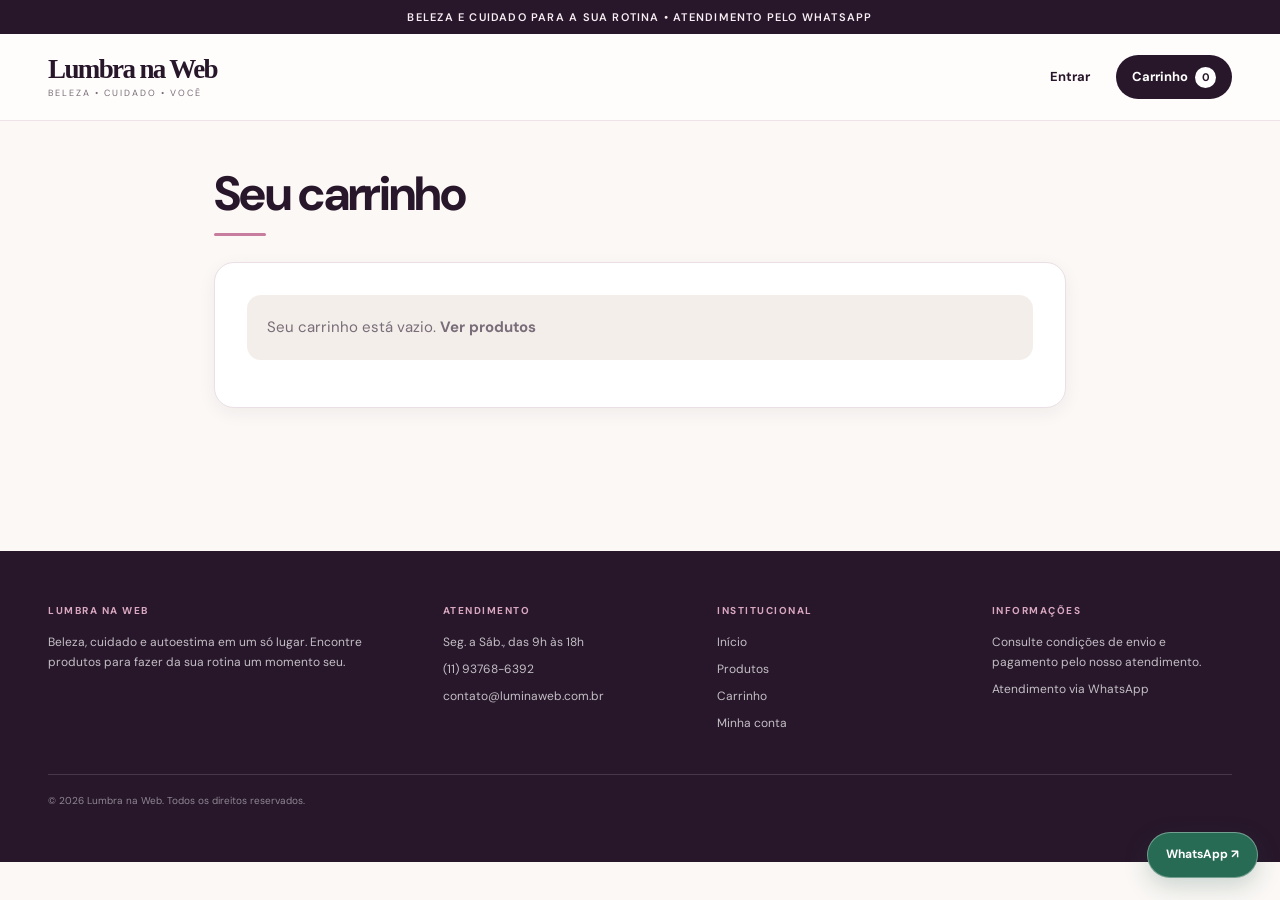
<file: LUMBRA/carrinho.html>
<!DOCTYPE html>
<html lang="pt-BR">
<head>
  <meta charset="utf-8">
  <meta name="viewport" content="width=device-width, initial-scale=1, viewport-fit=cover">
  <title>Carrinho – Lumbra na Web</title>
  <link rel="preconnect" href="https://fonts.googleapis.com">
  <link rel="preconnect" href="https://fonts.gstatic.com" crossorigin>
  <link href="https://fonts.googleapis.com/css2?family=DM+Sans:wght@400;500;600;700;800&display=swap" rel="stylesheet">
  <link rel="stylesheet" href="css/variaveis.css">
  <link rel="stylesheet" href="css/base.css">
  <link rel="stylesheet" href="css/componentes.css">
  <link rel="stylesheet" href="css/paginas.css">
  <link rel="stylesheet" href="css/responsivo.css">
</head>
<body data-pagina="carrinho">
  <header class="top" id="cabecalho"></header>

  <main class="pagina">
    <h1>Seu carrinho</h1>

    <section class="caixa" id="lista"></section>

    <section class="caixa" id="resumo" hidden>
      <p>Total de itens: <strong id="total-itens">0</strong></p>
      <p class="nota">
        Valores e frete são calculados ao finalizar a compra. Informe seu CEP no atendimento.
      </p>
      <a class="big" id="finalizar" href="#">Finalizar pelo WhatsApp</a>
      <div class="acoes">
        <button class="secundario" type="button" id="limpar">Esvaziar carrinho</button>
        <a class="secundario" href="index.html#produtos">Continuar comprando</a>
      </div>
    </section>
  </main>

  <footer class="rodape" id="rodape"></footer>

  <script src="js/dados.js"></script>
  <script src="js/usuario.js"></script>
  <script src="js/carrinho.js"></script>
  <script src="js/layout.js"></script>
  <script src="js/pagina-carrinho.js"></script>
</body>
</html>
</file>
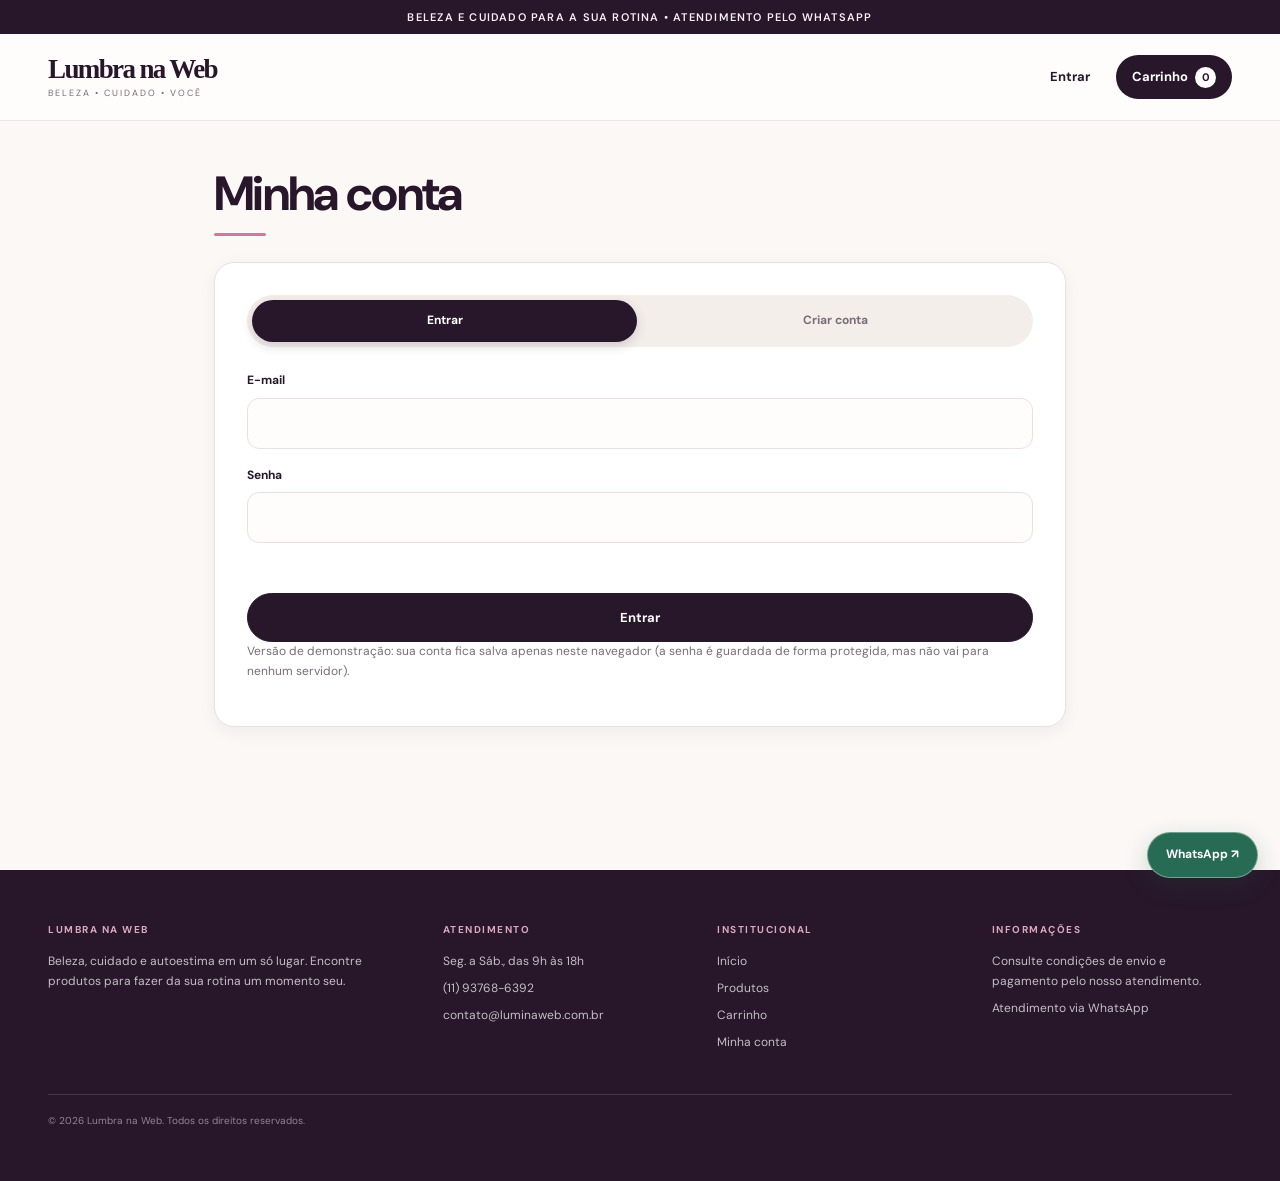
<file: LUMBRA/login.html>
<!DOCTYPE html>
<html lang="pt-BR">
<head>
  <meta charset="utf-8">
  <meta name="viewport" content="width=device-width, initial-scale=1, viewport-fit=cover">
  <title>Entrar – Lumbra na Web</title>
  <link rel="preconnect" href="https://fonts.googleapis.com">
  <link rel="preconnect" href="https://fonts.gstatic.com" crossorigin>
  <link href="https://fonts.googleapis.com/css2?family=DM+Sans:wght@400;500;600;700;800&display=swap" rel="stylesheet">
  <link rel="stylesheet" href="css/variaveis.css">
  <link rel="stylesheet" href="css/base.css">
  <link rel="stylesheet" href="css/componentes.css">
  <link rel="stylesheet" href="css/paginas.css">
  <link rel="stylesheet" href="css/responsivo.css">
</head>
<body data-pagina="login">
  <header class="top" id="cabecalho"></header>

  <main class="pagina">
    <h1>Minha conta</h1>

    <section class="caixa">
      <div class="abas" role="tablist">
        <button type="button" role="tab" id="aba-entrar" aria-selected="true">Entrar</button>
        <button type="button" role="tab" id="aba-criar" aria-selected="false">Criar conta</button>
      </div>

      <form id="form-entrar" novalidate>
        <div class="campo">
          <label for="entrar-email">E-mail</label>
          <input id="entrar-email" name="email" type="email" autocomplete="email">
        </div>
        <div class="campo">
          <label for="entrar-senha">Senha</label>
          <input id="entrar-senha" name="senha" type="password" autocomplete="current-password">
        </div>
        <p class="erro" id="erro-entrar" role="alert"></p>
        <button class="big" type="submit">Entrar</button>
      </form>

      <form id="form-criar" novalidate hidden>
        <div class="campo">
          <label for="criar-nome">Nome</label>
          <input id="criar-nome" name="nome" type="text" autocomplete="name">
        </div>
        <div class="campo">
          <label for="criar-email">E-mail</label>
          <input id="criar-email" name="email" type="email" autocomplete="email">
        </div>
        <div class="campo">
          <label for="criar-senha">Senha (mínimo de 8 caracteres)</label>
          <input id="criar-senha" name="senha" type="password" autocomplete="new-password">
        </div>
        <p class="erro" id="erro-criar" role="alert"></p>
        <button class="big" type="submit">Criar conta</button>
      </form>

      <p class="nota">
        Versão de demonstração: sua conta fica salva apenas neste navegador (a senha é guardada de forma protegida, mas não vai para nenhum servidor).
      </p>
    </section>
  </main>

  <footer class="rodape" id="rodape"></footer>

  <script src="js/dados.js"></script>
  <script src="js/usuario.js"></script>
  <script src="js/carrinho.js"></script>
  <script src="js/layout.js"></script>
  <script src="js/pagina-login.js"></script>
</body>
</html>
</file>
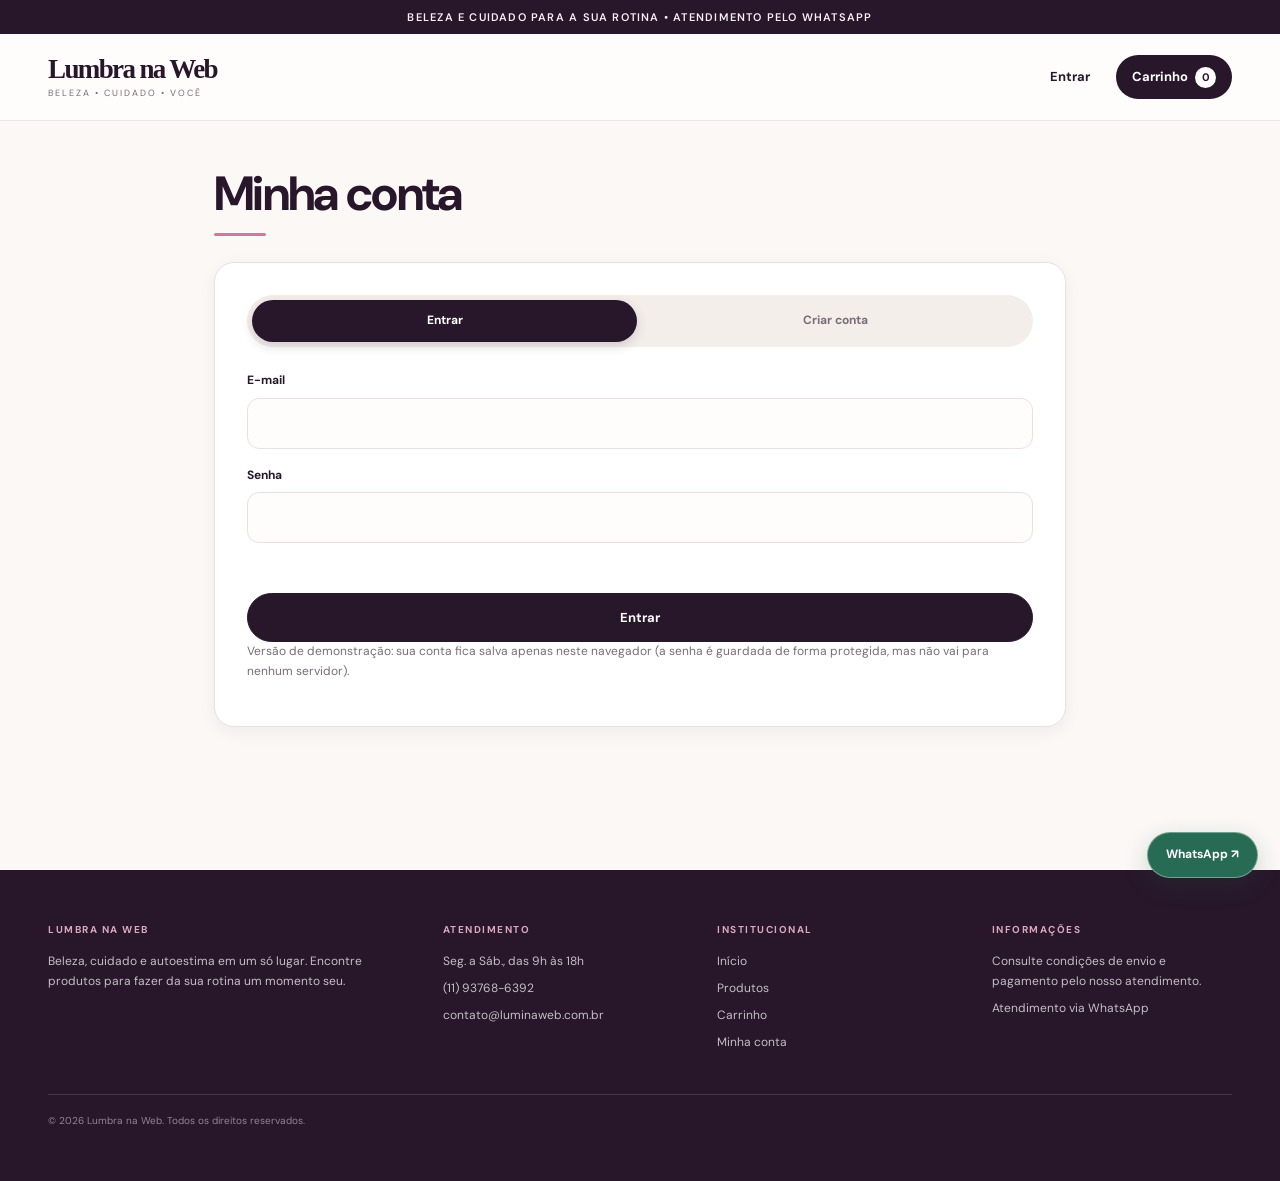
<file: LUMBRA/perfil.html>
<!DOCTYPE html>
<html lang="pt-BR">
<head>
  <meta charset="utf-8">
  <meta name="viewport" content="width=device-width, initial-scale=1, viewport-fit=cover">
  <title>Meu perfil – Lumbra na Web</title>
  <link rel="preconnect" href="https://fonts.googleapis.com">
  <link rel="preconnect" href="https://fonts.gstatic.com" crossorigin>
  <link href="https://fonts.googleapis.com/css2?family=DM+Sans:wght@400;500;600;700;800&display=swap" rel="stylesheet">
  <link rel="stylesheet" href="css/variaveis.css">
  <link rel="stylesheet" href="css/base.css">
  <link rel="stylesheet" href="css/componentes.css">
  <link rel="stylesheet" href="css/paginas.css">
  <link rel="stylesheet" href="css/responsivo.css">
</head>
<body data-pagina="perfil">
  <header class="top" id="cabecalho"></header>

  <main class="pagina">
    <h1>Meu perfil</h1>

    <section class="caixa">
      <h2>Meus dados</h2>
      <form id="form-perfil" novalidate>
        <div class="campo">
          <label for="perfil-nome">Nome</label>
          <input id="perfil-nome" name="nome" type="text" autocomplete="name">
        </div>
        <div class="campo">
          <label for="perfil-email">E-mail</label>
          <input id="perfil-email" name="email" type="email" autocomplete="email">
        </div>
        <p class="erro" id="erro-perfil" role="alert"></p>
        <div class="acoes">
          <button class="big" type="submit">Salvar alterações</button>
          <button class="secundario" type="button" id="sair">Sair da conta</button>
        </div>
        <p class="ok" id="ok-perfil" role="status"></p>
      </form>
    </section>

    <section class="caixa">
      <h2>Meus pedidos</h2>
      <p class="vazio">Você ainda não fez nenhum pedido.</p>
    </section>
  </main>

  <footer class="rodape" id="rodape"></footer>

  <script src="js/dados.js"></script>
  <script src="js/usuario.js"></script>
  <script src="js/carrinho.js"></script>
  <script src="js/layout.js"></script>
  <script src="js/pagina-perfil.js"></script>
</body>
</html>
</file>
<file: LUMBRA/css/variaveis.css>
/* Identidade visual Lumbra: ameixa, blush e tons quentes. */
:root {
  --bg: #fbf8f6;
  --surface: #ffffff;
  --surface-soft: #f4eeeb;
  --page-ink: #29212a;
  --muted: #786d78;
  --bar: #28172b;
  --bar-soft: #39243d;
  --accent: #c77d9d;
  --accent-strong: #a9577d;
  --accent-soft: #f4e3eb;
  --gold: #c7a46b;
  --card: #ffffff;
  --card-ink: #29212a;
  --borda: #eadfe5;
  --painel: #fffdfc;
  --painel-ink: #29212a;
  --btn: #39243d;
  --btn-ink: #ffffff;
  --tag: #f1e2e9;
  --ph: #f1e9ed;
  --campo: #fffdfc;
  --erro: #a8324d;
  --success: #28745b;
  --raio: 22px;
  --raio-sm: 14px;
  --sombra: 0 18px 45px rgba(48, 27, 48, .10);
  --sombra-leve: 0 5px 18px rgba(48, 27, 48, .06);
  --transicao: .22s cubic-bezier(.2,.75,.25,1);
  color-scheme: light;
}
</file>
<file: LUMBRA/css/base.css>
*,
*::before,
*::after {
  box-sizing: border-box;
}

[hidden] {
  display: none !important;
}

html {
  scroll-behavior: smooth;
  scroll-padding-top: 150px; /* espaço do cabeçalho fixo ao pular para uma seção */
}

body {
  margin: 0;
  padding-top: env(safe-area-inset-top, 0px);
  background: var(--bg);
  color: var(--page-ink);
  font: 400 15px/1.65 "DM Sans", system-ui, sans-serif;
  -webkit-font-smoothing: antialiased;
}

a {
  color: inherit;
  text-decoration: none;
}

button {
  color: inherit;
}

button,
input {
  font: inherit;
}

button,
a {
  -webkit-tap-highlight-color: transparent;
}

h1,
h2,
h3,
h4,
p {
  margin-top: 0;
}

h1,
h2,
h3 {
  font-family: "DM Sans", system-ui, sans-serif;
  letter-spacing: -.035em;
}

h1 {
  margin-bottom: 16px;
  font-size: clamp(2.35rem, 5vw, 4.4rem);
  font-weight: 700;
  line-height: 1.04;
}

h2 {
  margin-bottom: 0;
  font-size: clamp(1.55rem, 3vw, 2.1rem);
  font-weight: 700;
  line-height: 1.2;
}

h3 {
  line-height: 1.3;
}

:focus-visible {
  outline: 3px solid var(--accent);
  outline-offset: 3px;
}

.top :focus-visible,
.rodape :focus-visible,
.tabs :focus-visible {
  outline-color: #fff;
}

@media (prefers-reduced-motion: reduce) {
  *,
  *::before,
  *::after {
    animation-duration: .01ms !important;
    scroll-behavior: auto !important;
    transition-duration: .01ms !important;
  }
}

.conteudo {
  width: min(1240px, 100%);
  margin: 0 auto;
  padding: 34px 28px 72px;
}

.vazio {
  padding: 20px;
  border-radius: var(--raio-sm);
  background: var(--surface-soft);
  color: var(--muted);
}
</file>
<file: LUMBRA/css/componentes.css>
.aviso {
  padding: 8px 18px;
  background: var(--bar);
  color: #f8edf2;
  text-align: center;
  font-size: 11px;
  font-weight: 600;
  letter-spacing: .11em;
  text-transform: uppercase;
}
.top {
  position: sticky;
  top: 0;
  z-index: 30;
  background: rgba(255,253,252,.96);
  border-bottom: 1px solid rgba(234,223,229,.85);
  backdrop-filter: blur(16px);
}
.top-inner {
  width: min(1240px, 100%);
  min-height: 86px;
  margin: auto;
  padding: 14px 28px;
  display: flex;
  align-items: center;
  gap: 28px;
}
.logo {
  display: inline-flex;
  flex-direction: column;
  flex: 0 0 auto;
  color: var(--bar);
  line-height: 1;
}
.logo strong {
  font-family: Georgia, serif;
  font-size: 27px;
  font-weight: 700;
  letter-spacing: -.06em;
}
.logo span {
  margin-top: 6px;
  color: var(--muted);
  font-size: 9px;
  letter-spacing: .22em;
  text-transform: uppercase;
}
.busca-wrap {
  position: relative;
  flex: 1;
  max-width: 490px;
  margin-left: auto;
}
.busca-icone {
  position: absolute;
  left: 17px;
  top: 50%;
  transform: translateY(-50%);
  color: #8e7e89;
  font-size: 20px;
  pointer-events: none;
}
.search {
  width: 100%;
  min-width: 0;
  padding: 12px 18px 12px 46px;
  border: 1px solid var(--borda);
  border-radius: 999px;
  background: #f8f3f5;
  color: var(--page-ink);
  outline: none;
  transition: border-color var(--transicao), background var(--transicao), box-shadow var(--transicao);
}
.search::placeholder {
  color: #9a8e98;
}
.search:focus {
  border-color: var(--accent);
  background: #fff;
  box-shadow: 0 0 0 4px rgba(199,125,157,.12);
}
.top-acoes {
  display: flex;
  align-items: center;
  gap: 10px;
  margin-left: auto;
}
.link-topo {
  display: inline-flex;
  align-items: center;
  justify-content: center;
  gap: 7px;
  min-height: 42px;
  padding: 10px 15px;
  border: 1px solid transparent;
  border-radius: 999px;
  color: var(--bar);
  font-size: 13px;
  font-weight: 700;
  transition: background var(--transicao), color var(--transicao), border-color var(--transicao), transform var(--transicao);
}
.link-topo:hover {
  background: var(--accent-soft);
  color: var(--accent-strong);
}
.link-topo:active {
  transform: scale(.97);
}
.link-Carrinho {
  background: var(--bar);
  color: #fff;
}
.link-Carrinho:hover {
  background: var(--accent-strong);
  color: #fff;
}
.contador-Carrinho {
  display: inline-grid;
  min-width: 21px;
  height: 21px;
  place-items: center;
  padding: 0 5px;
  border-radius: 99px;
  background: #fff;
  color: var(--bar);
  font-size: 11px;
}
.menu {
  position: relative;
  width: min(1240px, 100%);
  margin: auto;
  padding: 0 28px 13px;
}
.pills {
  display: flex;
  gap: 5px;
  width: 100%;
  overflow-x: auto;
  scrollbar-width: none;
}
.pills::-webkit-scrollbar {
  display: none;
}
.pills button {
  position: relative;
  flex: none;
  padding: 8px 14px;
  border: 0;
  border-radius: 999px;
  background: transparent;
  color: #6d606b;
  font-size: 12px;
  font-weight: 700;
  cursor: pointer;
  transition: background var(--transicao), color var(--transicao), transform var(--transicao);
}
.pills button::after {
  content: "";
  display: inline-block;
  width: 6px;
  height: 6px;
  margin: 0 0 2px 8px;
  border-right: 1.5px solid currentColor;
  border-bottom: 1.5px solid currentColor;
  transform: rotate(45deg);
  transition: transform var(--transicao);
}
.pills button:hover, .pills button.aberta {
  background: var(--accent-soft);
  color: var(--accent-strong);
}
.pills button:active {
  transform: scale(.97);
}
.pills button.aberta::after {
  transform: rotate(225deg);
}
.painel {
  position: absolute;
  top: calc(100% + 8px);
  left: 28px;
  z-index: 35;
  width: 320px;
  max-height: 70vh;
  padding: 20px;
  overflow: auto;
  background: var(--painel);
  color: var(--painel-ink);
  border: 1px solid var(--borda);
  border-radius: 18px;
  box-shadow: var(--sombra);
}
.painel h3 {
  margin: 0 0 15px;
  padding-bottom: 12px;
  border-bottom: 1px solid var(--borda);
  font-size: 17px;
}
.painel h4 {
  margin: 18px 0 8px;
  color: var(--muted);
  font-size: 10px;
  letter-spacing: .13em;
  text-transform: uppercase;
}
.painel .lista {
  display: flex;
  flex-direction: column;
  gap: 3px;
}
.painel .lista button {
  padding: 9px 11px;
  border: 0;
  border-radius: 10px;
  background: transparent;
  color: inherit;
  text-align: left;
  font-size: 13px;
  cursor: pointer;
  transition: background var(--transicao), color var(--transicao);
}
.painel .lista button:hover {
  background: var(--accent-soft);
  color: var(--accent-strong);
}
.painel .chips {
  display: flex;
  flex-wrap: wrap;
  gap: 6px;
}
.painel .chips button {
  padding: 7px 10px;
  border: 1px solid var(--borda);
  border-radius: 99px;
  background: #fff;
  color: var(--page-ink);
  font-size: 11px;
  cursor: pointer;
  transition: all var(--transicao);
}
.painel .chips button:hover {
  border-color: var(--accent);
  background: var(--accent-soft);
  color: var(--accent-strong);
}
.big {
  display: inline-flex;
  align-items: center;
  justify-content: center;
  gap: 9px;
  width: auto;
  min-height: 48px;
  margin-top: 8px;
  padding: 13px 23px;
  border: 1px solid var(--bar);
  border-radius: 999px;
  background: var(--bar);
  color: #fff;
  font-size: 13px;
  font-weight: 700;
  letter-spacing: .01em;
  text-align: center;
  cursor: pointer;
  transition: background var(--transicao), border-color var(--transicao), color var(--transicao), transform var(--transicao), box-shadow var(--transicao);
}
.big:hover {
  border-color: var(--accent-strong);
  background: var(--accent-strong);
  box-shadow: 0 8px 20px rgba(169,87,125,.2);
}
.big:active {
  transform: translateY(1px) scale(.985);
  box-shadow: none;
}
.big:disabled {
  opacity: .5;
  cursor: not-allowed;
}
.secundario {
  display: inline-flex;
  align-items: center;
  justify-content: center;
  min-height: 40px;
  padding: 9px 15px;
  border: 1px solid var(--borda);
  border-radius: 999px;
  background: #fff;
  color: var(--bar);
  font-size: 12px;
  font-weight: 700;
  cursor: pointer;
  transition: all var(--transicao);
}
.secundario:hover {
  border-color: var(--accent);
  background: var(--accent-soft);
  color: var(--accent-strong);
}
.secundario:active {
  transform: scale(.97);
}
.hero {
  position: relative;
  display: grid;
  grid-template-columns: 1.08fr .92fr;
  align-items: center;
  min-height: 440px;
  overflow: hidden;
  padding: clamp(30px, 6vw, 72px);
  border: 1px solid #efdee6;
  border-radius: 30px;
  background: linear-gradient(115deg, #f7e9ee 0%, #f8eeeb 55%, #ead7df 100%);
  box-shadow: var(--sombra-leve);
}
.hero-copy {
  position: relative;
  z-index: 2;
  max-width: 580px;
}
.etiqueta {
  display: inline-flex;
  align-items: center;
  gap: 8px;
  margin-bottom: 20px;
  padding: 7px 12px;
  border: 1px solid rgba(169,87,125,.18);
  border-radius: 99px;
  background: rgba(255,255,255,.58);
  color: var(--accent-strong);
  font-size: 10px;
  font-weight: 800;
  letter-spacing: .13em;
  text-transform: uppercase;
}
.etiqueta::before {
  content: "";
  width: 6px;
  height: 6px;
  border-radius: 50%;
  background: var(--accent-strong);
}
.hero h1 {
  max-width: 11ch;
  margin: 0 0 18px;
  color: var(--bar);
}
.hero h1 em {
  color: var(--accent-strong);
  font-family: Georgia, serif;
  font-weight: 500;
}
.hero p {
  max-width: 48ch;
  margin: 0 0 22px;
  color: #6e606a;
  font-size: 15px;
}
.hero-acoes {
  display: flex;
  flex-wrap: wrap;
  align-items: center;
  gap: 15px;
}
.hero .big {
  min-width: 175px;
}
.hero-link {
  color: var(--bar);
  font-size: 12px;
  font-weight: 700;
  text-decoration: underline;
  text-decoration-color: #cda8b8;
  text-underline-offset: 4px;
}
.hero-visual {
  position: relative;
  min-height: 310px;
  display: grid;
  place-items: center;
}
.hero-orbita {
  position: absolute;
  width: min(34vw, 370px);
  aspect-ratio: 1;
  border: 1px solid rgba(169,87,125,.22);
  border-radius: 50%;
}
.hero-orbita::before, .hero-orbita::after {
  content: "";
  position: absolute;
  border: 1px solid rgba(169,87,125,.18);
  border-radius: 50%;
}
.hero-orbita::before {
  inset: 10%;
}
.hero-orbita::after {
  inset: 22%;
}
.hero-frascos {
  position: relative;
  z-index: 1;
  display: flex;
  align-items: end;
  gap: 13px;
  transform: rotate(-7deg);
}
.frasco {
  position: relative;
  display: block;
  width: 76px;
  height: 178px;
  border: 1px solid rgba(83,48,68,.16);
  border-radius: 17px 17px 12px 12px;
  background: linear-gradient(110deg, #fff9f6, #d8b6c4 65%, #c38da4);
  box-shadow: 13px 20px 28px rgba(79,43,65,.14);
}
.frasco::before {
  content: "";
  position: absolute;
  top: -17px;
  left: 25px;
  width: 26px;
  height: 18px;
  border-radius: 5px 5px 2px 2px;
  background: #9c7185;
}
.frasco::after {
  content: "LUMBRA";
  position: absolute;
  top: 45%;
  left: 0;
  width: 100%;
  color: #68485a;
  font-family: Georgia,serif;
  font-size: 13px;
  letter-spacing: .12em;
  text-align: center;
}
.frasco:nth-child(2) {
  width: 94px;
  height: 220px;
  background: linear-gradient(110deg, #fefcf6, #d9c8a8 65%, #b69b70);
}
.frasco:nth-child(2)::before {
  top: -22px;
  left: 32px;
  width: 30px;
  height: 23px;
  background: #b69b70;
}
.frasco:nth-child(2)::after {
  top: 48%;
  color: #6f6048;
}
.frasco:nth-child(3) {
  width: 66px;
  height: 145px;
  background: linear-gradient(110deg, #fff7f3, #c9a5b9 65%, #a97a97);
}
.frasco:nth-child(3)::before {
  top: -13px;
  left: 22px;
  width: 22px;
  height: 14px;
}
.frasco:nth-child(3)::after {
  top: 44%;
  font-size: 11px;
}
.hero-selo {
  position: absolute;
  right: 4%;
  bottom: 7%;
  z-index: 2;
  display: grid;
  width: 94px;
  aspect-ratio: 1;
  place-items: center;
  border: 1px solid rgba(255,255,255,.7);
  border-radius: 50%;
  background: var(--bar);
  color: #fff;
  font-family: Georgia,serif;
  font-size: 13px;
  line-height: 1.25;
  text-align: center;
  transform: rotate(9deg);
  box-shadow: var(--sombra);
}
.beneficios {
  display: grid;
  grid-template-columns: repeat(4,1fr);
  gap: 0;
  margin: 24px 0 0;
  padding: 18px 0;
  border-top: 1px solid var(--borda);
  border-bottom: 1px solid var(--borda);
  list-style: none;
}
.beneficios li {
  display: flex;
  align-items: center;
  gap: 12px;
  padding: 5px 18px;
  border-right: 1px solid var(--borda);
}
.beneficios li:last-child {
  border: 0;
}
.beneficio-icone {
  display: grid;
  flex: 0 0 38px;
  width: 38px;
  height: 38px;
  place-items: center;
  border-radius: 50%;
  background: var(--accent-soft);
  color: var(--accent-strong);
  font-size: 17px;
}
.beneficios strong {
  display: block;
  color: var(--bar);
  font-size: 11px;
}
.beneficios span {
  display: block;
  color: var(--muted);
  font-size: 10px;
  line-height: 1.4;
}
.secao {
  margin-top: 66px;
}
.secao-topo {
  display: flex;
  flex-wrap: wrap;
  align-items: end;
  justify-content: space-between;
  gap: 12px;
  margin-bottom: 22px;
}
.secao-kicker {
  display: block;
  margin-bottom: 7px;
  color: var(--accent-strong);
  font-size: 10px;
  font-weight: 800;
  letter-spacing: .16em;
  text-transform: uppercase;
}
.secao-topo p {
  margin: 0;
  color: var(--muted);
  font-size: 12px;
}
.marcas-destaque {
  display: grid;
  grid-template-columns: repeat(5,1fr);
  gap: 12px;
}
.marcas-destaque button {
  display: flex;
  flex-direction: column;
  align-items: center;
  justify-content: center;
  gap: 8px;
  min-height: 124px;
  padding: 20px 14px;
  border: 1px solid var(--borda);
  border-radius: 18px;
  background: #fff;
  color: #5d4b59;
  font-family: Georgia,serif;
  font-size: 22px;
  font-weight: 700;
  line-height: 1.15;
  text-align: center;
  cursor: pointer;
  transition: border-color var(--transicao), background var(--transicao), color var(--transicao), transform var(--transicao), box-shadow var(--transicao);
}
.marcas-destaque button::after {
  content: "Ver produtos \2192";
  color: var(--muted);
  font-family: "DM Sans", system-ui, sans-serif;
  font-size: 10px;
  font-weight: 700;
  letter-spacing: .08em;
  text-transform: uppercase;
}
.marcas-destaque button img {
  display: block;
  max-width: 82%;
  max-height: 52px;
  object-fit: contain;
}
.marcas-destaque button:hover {
  transform: translateY(-3px);
  border-color: #d8aabd;
  background: #fff9fb;
  color: var(--accent-strong);
  box-shadow: var(--sombra-leve);
}
.marcas-destaque button:active {
  transform: translateY(-1px) scale(.99);
}
.filtro {
  display: flex;
  align-items: center;
  gap: 10px;
  margin: 0 0 16px;
  color: var(--muted);
  font-size: 12px;
}
.grid {
  display: grid;
  grid-template-columns: repeat(auto-fill,minmax(220px,1fr));
  gap: 18px;
}
.prod {
  display: flex;
  flex-direction: column;
  min-width: 0;
  padding: 10px 10px 16px;
  overflow: hidden;
  border: 1px solid var(--borda);
  border-radius: 19px;
  background: #fff;
  transition: transform var(--transicao), box-shadow var(--transicao), border-color var(--transicao);
}
.prod:hover {
  transform: translateY(-5px);
  border-color: #dfc3d0;
  box-shadow: var(--sombra);
}
.prod small {
  margin: 15px 5px 4px;
  color: var(--accent-strong);
  font-size: 10px;
  font-weight: 800;
  letter-spacing: .12em;
  text-transform: uppercase;
}
.prod h3 {
  flex: 1;
  min-height: 43px;
  margin: 0 5px 13px;
  color: var(--bar);
  font-size: 14px;
  font-weight: 700;
  line-height: 1.45;
}
.prod .big {
  width: calc(100% - 10px);
  min-height: 42px;
  margin: auto 5px 0;
  padding: 10px 13px;
  font-size: 11px;
}
.produto-visual {
  position: relative;
  display: grid;
  min-height: 210px;
  overflow: hidden;
  place-items: center;
  border-radius: 13px;
  background: linear-gradient(145deg,#f8edf1,#ead9e2);
  isolation: isolate;
}
.produto-visual.com-imagem {
  background: #fff;
}
.produto-visual.com-imagem::before,
.produto-visual.com-imagem::after {
  display: none;
}
.produto-visual.com-imagem img {
  position: relative;
  z-index: 1;
  width: 100%;
  height: 210px;
  padding: 10px;
  object-fit: contain;
}
.produto-visual::before {
  content: "";
  position: absolute;
  width: 145px;
  height: 145px;
  border: 1px solid rgba(126,78,103,.13);
  border-radius: 50%;
  box-shadow: 0 0 0 18px rgba(255,255,255,.14),0 0 0 38px rgba(255,255,255,.12);
}
.produto-visual::after {
  content: "LUMBRA  /  BEAUTY";
  position: absolute;
  right: 12px;
  bottom: 10px;
  color: rgba(74,48,65,.48);
  font-size: 8px;
  font-weight: 800;
  letter-spacing: .15em;
}
.produto-embalagem {
  position: relative;
  z-index: 1;
  display: grid;
  width: 76px;
  height: 132px;
  place-items: center;
  border: 1px solid rgba(80,53,70,.12);
  border-radius: 13px 13px 10px 10px;
  background: linear-gradient(100deg,#fffdf9,#d7bdc9 72%,#b88da3);
  box-shadow: 13px 18px 25px rgba(65,38,56,.16);
  color: #765568;
  font-family: Georgia,serif;
  font-size: 12px;
  letter-spacing: .08em;
}
.produto-embalagem::before {
  content: "";
  position: absolute;
  top: -13px;
  width: 26px;
  height: 14px;
  border-radius: 5px 5px 1px 1px;
  background: #a77f94;
}
.produto-visual.cat-facial {
  background: linear-gradient(145deg,#f5eee5,#e4d2c1);
}
.produto-visual.cat-facial .produto-embalagem {
  width: 104px;
  height: 91px;
  border-radius: 14px;
  background: linear-gradient(110deg,#fffdf7,#d6c2a5);
  color: #76654d;
}
.produto-visual.cat-eletricos {
  background: linear-gradient(145deg,#eeeaf4,#d9cfe8);
}
.produto-visual.cat-eletricos .produto-embalagem {
  width: 54px;
  height: 150px;
  border-radius: 28px;
  background: linear-gradient(90deg,#faf8fc,#aaa0bd);
  color: #5e526f;
}
.produto-visual.cat-maquiagem {
  background: linear-gradient(145deg,#f8e9eb,#edcbd4);
}
.produto-visual.cat-maquiagem .produto-embalagem {
  width: 42px;
  height: 125px;
  border-radius: 7px;
  background: linear-gradient(90deg,#fff,#bd8299);
}
.produto-visual.cat-higiene {
  background: linear-gradient(145deg,#e9f0eb,#cbded2);
}
.produto-visual.cat-higiene .produto-embalagem {
  background: linear-gradient(90deg,#fff,#b6d0c1);
  color: #4e7863;
}
.produto-visual.cat-depilacao {
  background: linear-gradient(145deg,#f6eee7,#e9d9c9);
}
.produto-visual.cat-unha {
  background: linear-gradient(145deg,#f6e8ee,#e9c9d8);
}
.tag {
  position: absolute;
  top: 12px;
  left: 12px;
  z-index: 2;
  padding: 6px 10px;
  border: 1px solid rgba(255,255,255,.7);
  border-radius: 99px;
  background: rgba(255,255,255,.78);
  color: var(--accent-strong);
  font-size: 9px;
  font-weight: 800;
  letter-spacing: .06em;
  backdrop-filter: blur(8px);
}
.produto-visual .produto-embalagem[data-forma] {
  padding: 0 5px;
  font-size: 9px;
  font-weight: 700;
  line-height: 1.25;
  text-align: center;
  overflow-wrap: anywhere;
  color: #4f3646;
}
.produto-visual .produto-embalagem[data-forma="tubo"] {
  width: 76px;
  height: 126px;
  border-radius: 3px 3px 24px 24px;
  background: linear-gradient(rgba(60,30,50,.14), rgba(60,30,50,.14)) top / 100% 8px no-repeat, linear-gradient(100deg, #fffdf9, color-mix(in srgb, var(--cor, #b88da3) 50%, #fff) 68%, var(--cor, #b88da3));
}
.produto-visual .produto-embalagem[data-forma="tubo"]::before {
  top: auto;
  bottom: -15px;
  width: 30px;
  height: 16px;
  border-radius: 0 0 7px 7px;
  background: color-mix(in srgb, var(--cor, #b88da3) 55%, #3b2a3c);
}
.produto-visual .produto-embalagem[data-forma="pote"] {
  width: 104px;
  height: 66px;
  border-radius: 12px;
  background: linear-gradient(100deg, #fffdf9, color-mix(in srgb, var(--cor, #b88da3) 45%, #fff) 70%, var(--cor, #b88da3));
}
.produto-visual .produto-embalagem[data-forma="pote"]::before {
  top: -17px;
  width: 112px;
  height: 22px;
  border-radius: 9px 9px 4px 4px;
  background: linear-gradient(90deg, color-mix(in srgb, var(--cor, #b88da3) 75%, #fff), var(--cor, #b88da3) 55%, color-mix(in srgb, var(--cor, #b88da3) 75%, #000));
}
.produto-visual .produto-embalagem[data-forma="caixa"] {
  width: 118px;
  height: 82px;
  border-radius: 4px 4px 9px 9px;
  background: linear-gradient(100deg, color-mix(in srgb, var(--cor, #b88da3) 40%, #fff), var(--cor, #b88da3));
}
.produto-visual .produto-embalagem[data-forma="caixa"]::before {
  top: -17px;
  width: 128px;
  height: 20px;
  border-radius: 6px;
  background: linear-gradient(90deg, transparent calc(50% - 7px), rgba(255,255,255,.8) calc(50% - 7px) calc(50% + 7px), transparent calc(50% + 7px)), color-mix(in srgb, var(--cor, #b88da3) 82%, #000);
}
.produto-visual .produto-embalagem[data-forma="tintura"] {
  width: 76px;
  height: 122px;
  padding-top: 38px;
  border-radius: 5px;
  background: linear-gradient(var(--cor, #b88da3), var(--cor, #b88da3)) bottom / 100% 26% no-repeat, linear-gradient(100deg, #fffdf9, #efe6ea);
}
.produto-visual .produto-embalagem[data-forma="tintura"]::before {
  top: 12px;
  width: 30px;
  height: 30px;
  border: 3px solid #fff;
  border-radius: 50%;
  background: var(--cor, #b88da3);
  box-shadow: 0 0 0 1px rgba(80,53,70,.18);
}
.produto-visual .produto-embalagem[data-forma="modelador"] {
  width: 38px;
  height: 104px;
  border-radius: 19px 19px 8px 8px;
  rotate: 16deg;
  writing-mode: vertical-rl;
  letter-spacing: .1em;
  text-transform: uppercase;
  background: linear-gradient(90deg, color-mix(in srgb, var(--cor, #b88da3) 40%, #fff), var(--cor, #b88da3) 60%, color-mix(in srgb, var(--cor, #b88da3) 70%, #000));
}
.produto-visual .produto-embalagem[data-forma="modelador"]::before {
  top: calc(100% - 4px);
  left: 50%;
  width: 22px;
  height: 42px;
  margin-left: -11px;
  border-radius: 0 0 11px 11px;
  background: linear-gradient(90deg, #4a3550, #2b1c30);
  writing-mode: horizontal-tb;
}
.rodape {
  margin-top: 45px;
  padding: 52px max(28px,calc((100vw - 1184px)/2));
  background: var(--bar);
  color: #f9f0f4;
}
.rodape-colunas {
  display: grid;
  grid-template-columns: 1.5fr 1fr 1fr 1fr;
  gap: 34px;
  max-width: 1184px;
  margin: auto;
}
.rodape-colunas h4 {
  margin: 0 0 14px;
  color: #d9a8bf;
  font-size: 10px;
  letter-spacing: .15em;
  text-transform: uppercase;
}
.rodape-colunas p, .rodape-colunas a {
  display: block;
  margin: 7px 0;
  color: rgba(255,255,255,.72);
  font-size: 12px;
}
.rodape-colunas a:hover {
  color: #fff;
  text-decoration: underline;
  text-underline-offset: 4px;
}
.rodape-base {
  max-width: 1184px;
  margin: 34px auto 0;
  padding-top: 18px;
  border-top: 1px solid rgba(255,255,255,.14);
  color: rgba(255,255,255,.48);
  font-size: 10px;
}
.wa {
  position: fixed;
  right: 22px;
  bottom: 22px;
  z-index: 20;
  display: inline-flex;
  align-items: center;
  gap: 8px;
  padding: 12px 18px;
  border: 1px solid rgba(255,255,255,.35);
  border-radius: 99px;
  background: #286b55;
  color: #fff;
  font-size: 12px;
  font-weight: 700;
  box-shadow: 0 8px 24px rgba(30,80,62,.22);
  transition: transform var(--transicao), background var(--transicao);
}
.wa:hover {
  transform: translateY(-3px);
  background: #1e5945;
}
.wa:active {
  transform: scale(.97);
}
.tabs {
  display: none;
}
.item-carrinho .ph {
  display: flex;
  align-items: center;
  justify-content: center;
  height: 76px;
  min-height: 0;
  overflow: hidden;
}
.item-carrinho .ph::before, .item-carrinho .ph::after {
  display: none;
}
.item-carrinho .ph .produto-embalagem {
  transform: none;
  scale: .5;
  flex: none;
  font-size: 0;
}
@media (max-width: 680px) {
  .item-carrinho .ph {
    height: 58px;
  }
  .item-carrinho .ph .produto-embalagem {
    scale: .4;
  }
}

.produto-visual.com-imagem {
  background: #fff;
}
</file>
<file: LUMBRA/css/paginas.css>
.pagina {
    width: min(900px, 100%);
    margin: 0 auto;
    padding: 48px 24px 80px;
}

.pagina > h1 {
    margin-bottom: 26px;
    color: var(--bar);
    font-size: clamp(2rem, 4vw, 3rem);
}

.pagina > h1::after {
    content: "";
    display: block;
    width: 52px;
    height: 3px;
    margin-top: 14px;
    border-radius: 9px;
    background: var(--accent);
}

.caixa {
    margin-bottom: 18px;
    padding: clamp(20px, 4vw, 32px);
    border: 1px solid var(--borda);
    border-radius: 20px;
    background: var(--surface);
    box-shadow: var(--sombra-leve);
}

.caixa h2 {
    margin: 0 0 18px;
    color: var(--bar);
    font-size: 19px;
}

.nota {
    color: var(--muted);
    font-size: 12px;
}

/* Carrinho */
.item-carrinho {
    display: flex;
    align-items: center;
    gap: 16px;
    padding: 16px 0;
    border-bottom: 1px solid var(--borda);
}

.item-carrinho:last-child {
    border-bottom: 0;
}

.item-carrinho .ph {
    flex: none;
    width: 76px;
    min-height: 76px;
}

.item-info {
    flex: 1;
    min-width: 0;
}

.item-info small {
    display: block;
    margin-bottom: 3px;
    color: var(--accent-strong);
    font-size: 10px;
    font-weight: 800;
    letter-spacing: .1em;
    text-transform: uppercase;
}

.item-info strong {
    display: block;
    color: var(--bar);
    font-size: 13px;
    line-height: 1.35;
}

.quantidade {
    display: flex;
    align-items: center;
    gap: 9px;
    padding: 5px;
    border: 1px solid var(--borda);
    border-radius: 99px;
}

.quantidade button {
    display: grid;
    width: 29px;
    height: 29px;
    place-items: center;
    border: 0;
    border-radius: 50%;
    background: var(--accent-soft);
    color: var(--accent-strong);
    font-size: 17px;
    cursor: pointer;
    transition: background var(--transicao), color var(--transicao);
}

.quantidade button:hover {
    background: var(--accent-strong);
    color: #fff;
}

.quantidade span {
    min-width: 16px;
    color: var(--bar);
    font-size: 12px;
    font-weight: 700;
    text-align: center;
}

.acoes {
    display: flex;
    flex-wrap: wrap;
    align-items: center;
    gap: 10px;
    margin-top: 18px;
}

#resumo > p:first-child {
    color: var(--muted);
    font-size: 13px;
}

#resumo > p:first-child strong {
    color: var(--bar);
    font-size: 18px;
}

#finalizar {
    width: 100%;
}

/* Login e perfil */
.abas {
    display: flex;
    gap: 6px;
    margin-bottom: 24px;
    padding: 5px;
    border-radius: 99px;
    background: var(--surface-soft);
}

.abas button {
    flex: 1;
    min-height: 42px;
    padding: 10px;
    border: 0;
    border-radius: 99px;
    background: transparent;
    color: var(--muted);
    font-size: 12px;
    font-weight: 700;
    cursor: pointer;
    transition: all var(--transicao);
}

.abas button[aria-selected="true"] {
    background: var(--bar);
    color: #fff;
    box-shadow: 0 4px 12px rgba(40, 23, 43, .16);
}

.campo {
    display: flex;
    flex-direction: column;
    gap: 7px;
    margin-bottom: 17px;
}

.campo label {
    color: var(--bar);
    font-size: 12px;
    font-weight: 700;
}

.campo input {
    width: 100%;
    min-height: 48px;
    padding: 12px 15px;
    border: 1px solid var(--borda);
    border-radius: 12px;
    outline: none;
    background: var(--campo);
    color: var(--page-ink);
    font: inherit;
    transition: border-color var(--transicao), box-shadow var(--transicao);
}

.campo input:focus {
    border-color: var(--accent);
    box-shadow: 0 0 0 4px rgba(199, 125, 157, .12);
}

.erro {
    min-height: 1.4em;
    margin: 0 0 8px;
    color: var(--erro);
    font-size: 12px;
    font-weight: 700;
}

.ok {
    min-height: 1.4em;
    margin: 10px 0 0;
    color: var(--success);
    font-size: 12px;
    font-weight: 700;
}

#form-entrar .big,
#form-criar .big,
#form-perfil .big {
    width: 100%;
}

#sair {
    margin-top: 8px;
}
</file>
<file: LUMBRA/css/responsivo.css>
@media (max-width: 900px) {
  .top-inner {
    gap: 15px;
    padding-inline: 20px;
  }
  .link-topo {
    padding-inline: 11px;
  }
  .beneficios {
    grid-template-columns: repeat(2,1fr);
    row-gap: 13px;
  }
  .beneficios li:nth-child(2) {
    border-right: 0;
  }
  .beneficios li:nth-child(3), .beneficios li:nth-child(4) {
    padding-top: 12px;
  }
  .marcas-destaque {
    grid-template-columns: repeat(3,1fr);
  }
  .rodape-colunas {
    grid-template-columns: repeat(2,1fr);
  }
}

@media (max-width: 680px) {

  /* Base, cabeçalho e busca */

  html {
    scroll-padding-top: 20px;
  }
  body {
    padding-bottom: calc(76px + env(safe-area-inset-bottom,0px));
  }
  .aviso {
    padding: 7px 10px;
    font-size: 9px;
    letter-spacing: .08em;
  }
  .top {
    position: relative;
  }
  .top-inner {
    display: grid;
    grid-template-columns: 1fr auto;
    gap: 12px;
    min-height: auto;
    padding: 15px 16px 12px;
  }
  .logo strong {
    font-size: 25px;
  }
  .logo span {
    font-size: 8px;
  }
  .busca-wrap {
    grid-column: 1 / -1;
    grid-row: 2;
    max-width: none;
    width: 100%;
  }
  .search {
    min-height: 43px;
    font-size: 13px;
  }
  .top-acoes {
    gap: 3px;
  }
  .link-topo {
    min-height: 37px;
    padding: 8px 10px;
    font-size: 11px;
  }

  /* Menu de categorias */
  .menu {
    padding: 0 12px 10px;
  }
  .pills {
    gap: 2px;
  }
  .pills button {
    padding: 8px 10px;
    font-size: 11px;
  }
  .painel {
    position: static;
    width: 100%;
    max-height: 55vh;
    margin-top: 7px;
  }

  /* Página inicial destaque e benefícios */
  .conteudo {
    padding: 18px 15px 55px;
  }
  .hero {
    grid-template-columns: 1fr;
    min-height: auto;
    padding: 31px 23px 18px;
    border-radius: 22px;
  }
  .hero h1 {
    max-width: 12ch;
    font-size: clamp(2.3rem,11vw,3.4rem);
  }
  .hero p {
    max-width: 42ch;
    font-size: 13px;
  }
  .hero-visual {
    min-height: 225px;
    margin-top: 12px;
  }
  .hero-orbita {
    width: 220px;
  }
  .frasco {
    width: 56px;
    height: 135px;
  }
  .frasco::before {
    left: 17px;
  }
  .frasco:nth-child(2) {
    width: 72px;
    height: 165px;
  }
  .frasco:nth-child(2)::before {
    left: 22px;
  }
  .frasco:nth-child(3) {
    width: 50px;
    height: 115px;
  }
  .frasco:nth-child(3)::before {
    left: 14px;
  }
  .hero-selo {
    right: 1%;
    bottom: 1%;
    width: 72px;
    font-size: 10px;
  }
  .beneficios {
    grid-template-columns: 1fr 1fr;
    margin-top: 17px;
    padding: 13px 0;
  }
  .beneficios li {
    gap: 8px;
    padding: 7px 5px;
    border-right: 0;
  }
  .beneficio-icone {
    flex-basis: 31px;
    width: 31px;
    height: 31px;
    font-size: 14px;
  }
  .beneficios strong {
    font-size: 10px;
  }
  .beneficios span {
    font-size: 9px;
  }

/* seções */

  .secao {
    margin-top: 43px;
  }
  .secao-topo {
    margin-bottom: 15px;
  }
  .secao-topo p {
    font-size: 10px;
  }
  .marcas-destaque {
    grid-template-columns: repeat(2,1fr);
    gap: 8px;
  }
  .marcas-destaque button {
    min-height: 92px;
    padding: 14px 10px;
    font-size: 18px;
  }
  .marcas-destaque button:last-child:nth-child(odd) {
    grid-column: 1 / -1;
  }

  /* Produtos */
  .grid {
    grid-template-columns: repeat(2,minmax(0,1fr));
    gap: 10px;
  }
  .prod {
    padding: 7px 7px 11px;
    border-radius: 15px;
  }
  .produto-visual {
    min-height: 150px;
  }
  .produto-visual.com-imagem img {
    height: 150px;
    padding: 7px;
  }
  .produto-embalagem {
    transform: scale(.82);
  }
  .prod small {
    margin: 11px 4px 3px;
    font-size: 8px;
  }
  .prod h3 {
    min-height: 48px;
    margin: 0 4px 10px;
    font-size: 11px;
  }
  .prod .big {
    width: calc(100% - 8px);
    min-height: 38px;
    margin-inline: 4px;
    padding: 8px 5px;
    font-size: 9px;
  }
  .tag {
    top: 8px;
    left: 8px;
    padding: 5px 7px;
    font-size: 8px;
  }

  /* Rodapé, WhatsApp e barra de abas */
  .rodape {
    margin-top: 25px;
    padding: 32px 18px;
  }
  .rodape-colunas {
    grid-template-columns: 1fr 1fr;
    gap: 22px 15px;
  }
  .rodape-colunas p, .rodape-colunas a {
    font-size: 10px;
  }
  .rodape-base {
    margin-top: 23px;
    font-size: 9px;
  }
  .wa {
    right: 13px;
    bottom: calc(86px + env(safe-area-inset-bottom,0px));
    padding: 10px 13px;
    font-size: 10px;
  }
  .tabs {
    position: fixed;
    right: 0;
    bottom: 0;
    left: 0;
    z-index: 40;
    display: flex;
    gap: 5px;
    padding: 8px 10px calc(8px + env(safe-area-inset-bottom,0px));
    border-top: 1px solid rgba(234,223,229,.9);
    background: rgba(255,253,252,.96);
    backdrop-filter: blur(16px);
  }
  .tabs a {
    flex: 1;
    display: grid;
    min-height: 46px;
    place-items: center;
    border-radius: 12px;
    color: #81717e;
    font-size: 10px;
    font-weight: 700;
    transition: background var(--transicao),color var(--transicao),transform var(--transicao);
  }
  .tabs a.ativa {
    background: var(--accent-soft);
    color: var(--accent-strong);
  }
  .tabs a:active {
    transform: scale(.96);
  }

  /* Páginas internas, carrinho, login, perfil */
  .pagina {
    padding: 30px 15px 55px;
  }
  .caixa {
    padding: 20px 17px;
    border-radius: 17px;
  }
  .item-carrinho {
    gap: 10px;
  }
  .item-carrinho .ph {
    width: 58px;
    min-height: 58px;
  }
  .item-info strong {
    font-size: 11px;
  }
  .quantidade {
    gap: 5px;
  }
  .quantidade button {
    width: 25px;
    height: 25px;
  }
}

@media (max-width: 380px) {
  .link-topo {
    padding-inline: 8px;
    font-size: 10px;
  }
  .beneficios li {
    align-items: flex-start;
  }
  .beneficio-icone {
    display: none;
  }
  .grid {
    gap: 8px;
  }
  .produto-visual {
    min-height: 130px;
  }
}

.btn-menu, .menu-topo, .menu-fundo {
  display: none;
}

@media (max-width: 680px) {

  .top {
    z-index: auto;
    backdrop-filter: none;
  }
  .top-inner.com-menu {
    grid-template-columns: auto 1fr auto;
  }
  .top-inner.com-menu .logo {
    grid-column: 1 / 3;
    grid-row: 1;
  }
  .top-inner.com-menu .top-acoes {
    grid-column: 3;
    grid-row: 1;
  }
  .top-inner.com-menu .btn-menu {
    grid-column: 1;
    grid-row: 2;
  }
  .top-inner.com-menu .busca-wrap {
    grid-column: 2 / 4;
    grid-row: 2;
  }

  /* hambúrguer */
  .btn-menu {
    display: flex;
    flex-direction: column;
    align-items: center;
    justify-content: center;
    gap: 4px;
    width: 43px;
    height: 43px;
    padding: 0;
    border: 1px solid var(--borda);
    border-radius: 999px;
    background: #f8f3f5;
    cursor: pointer;
    transition: background var(--transicao), transform var(--transicao);
  }
  .btn-menu span {
    display: block;
    width: 18px;
    height: 2px;
    border-radius: 2px;
    background: var(--bar);
  }
  .btn-menu:active {
    transform: scale(.95);
    background: var(--accent-soft);
  }

  .menu {
    position: fixed;
    top: 0;
    bottom: 0;
    left: 0;
    z-index: 60;
    width: min(320px, 86vw);
    margin: 0;
    padding: env(safe-area-inset-top, 0px) 0 calc(24px + env(safe-area-inset-bottom, 0px));
    overflow-y: auto;
    background: var(--painel);
    box-shadow: var(--sombra);
    visibility: hidden;
    transform: translateX(-102%);
    transition: transform var(--transicao), visibility 0s linear .22s;
  }
  .menu.aberto {
    visibility: visible;
    transform: none;
    transition-delay: 0s;
  }
  .menu-fundo {
    display: block;
    position: fixed;
    inset: 0;
    z-index: 59;
    background: rgba(40,23,43,.45);
    opacity: 0;
    pointer-events: none;
    transition: opacity var(--transicao);
  }
  .menu-fundo.aberto {
    opacity: 1;
    pointer-events: auto;
  }

  .menu-topo {
    display: flex;
    align-items: center;
    justify-content: space-between;
    padding: 18px 16px 10px 20px;
  }
  .menu-topo strong {
    color: var(--bar);
    font-size: 17px;
    letter-spacing: -.02em;
  }
  .menu-fechar {
    display: grid;
    width: 38px;
    height: 38px;
    place-items: center;
    border: 0;
    border-radius: 50%;
    background: var(--accent-soft);
    color: var(--accent-strong);
    font-size: 22px;
    line-height: 1;
    cursor: pointer;
  }
  .menu :focus-visible, .btn-menu:focus-visible {
    outline-color: var(--accent);
  }

  .pills {
    flex-direction: column;
    gap: 2px;
    padding: 4px 12px;
    overflow: visible;
  }
  .pills button {
    display: flex;
    align-items: center;
    justify-content: space-between;
    width: 100%;
    padding: 13px 14px;
    border-radius: 12px;
    font-size: 14px;
    text-align: left;
  }
  .pills button::after {
    margin: 0 2px 2px 0;
  }
  .painel {
    max-height: none;
    margin: 2px 0 8px;
    box-shadow: none;
    background: var(--surface-soft);
    border-color: transparent;
  }
}
</file>
